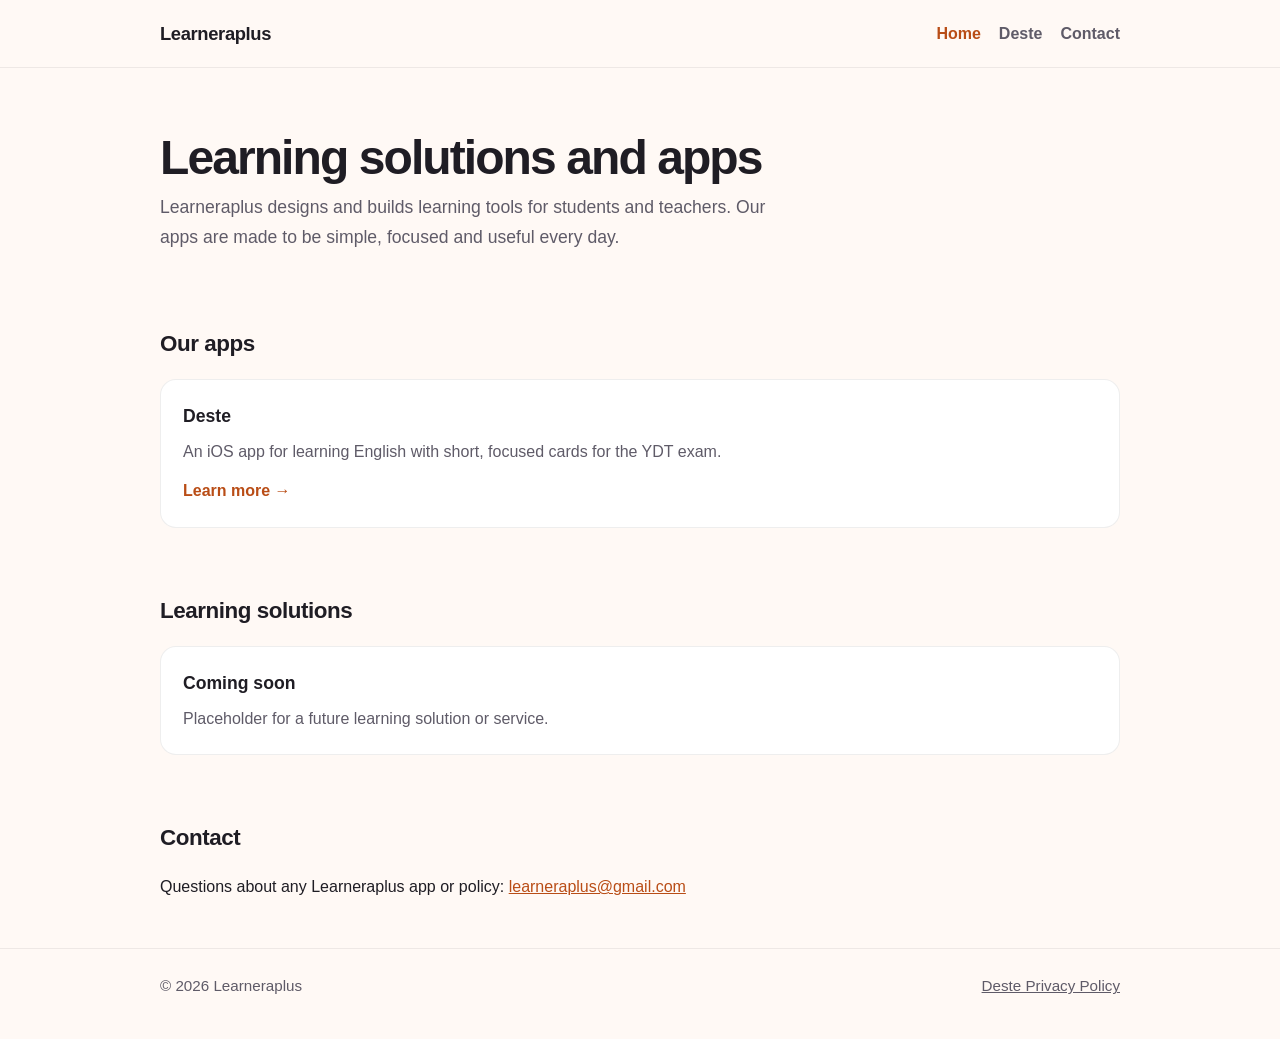
<file: index.html>
<!doctype html>
<html lang="en">
<head>
  <meta charset="utf-8">
  <meta name="viewport" content="width=device-width, initial-scale=1">
  <title>Learneraplus · Learning solutions and apps</title>
  <meta name="description" content="Learneraplus builds learning solutions and apps.">
  <link rel="stylesheet" href="styles.css">
</head>
<body>

<header class="site-header">
  <div class="wrap">
    <a class="brand" href="index.html">Learneraplus</a>
    <nav class="nav" aria-label="Main">
      <a href="index.html" aria-current="page">Home</a>
      <a href="deste/index.html">Deste</a>
      <a href="#contact">Contact</a>
    </nav>
  </div>
</header>

<main>
  <section class="hero">
    <div class="wrap">
      <h1>Learning solutions and apps</h1>
      <p>Learneraplus designs and builds learning tools for students and teachers. Our apps are made to be simple, focused and useful every day.</p>
    </div>
  </section>

  <section class="block" aria-labelledby="products">
    <div class="wrap">
      <h2 id="products">Our apps</h2>
      <div class="cards">
        <article class="card">
          <h3>Deste</h3>
          <p>An iOS app for learning English with short, focused cards for the YDT exam.</p>
          <a class="more" href="deste/index.html">Learn more →</a>
        </article>
      </div>
    </div>
  </section>

  <section class="block" aria-labelledby="solutions">
    <div class="wrap">
      <h2 id="solutions">Learning solutions</h2>
      <div class="cards">
        <article class="card">
          <h3>Coming soon</h3>
          <p>Placeholder for a future learning solution or service.</p>
        </article>
      </div>
    </div>
  </section>

  <section class="block" id="contact" aria-labelledby="contact-title">
    <div class="wrap">
      <h2 id="contact-title">Contact</h2>
      <p>Questions about any Learneraplus app or policy: <a href="mailto:learneraplus@gmail.com">learneraplus@gmail.com</a></p>
    </div>
  </section>
</main>

<footer class="site-footer">
  <div class="wrap">
    <span>© 2026 Learneraplus</span>
    <nav aria-label="Legal">
      <a href="deste/privacy-policy.html">Deste Privacy Policy</a>
    </nav>
  </div>
</footer>

</body>
</html>
</file>
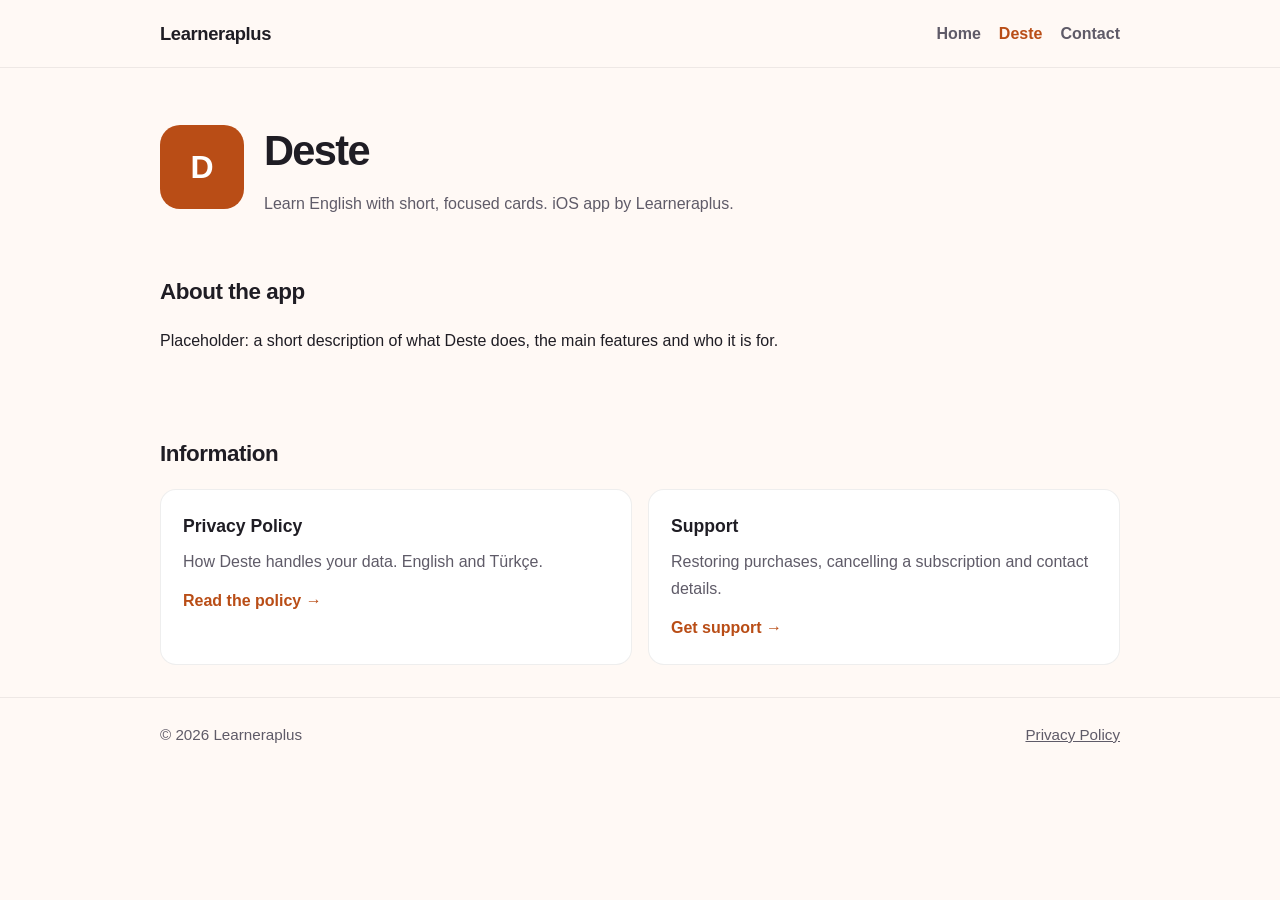
<file: deste/index.html>
<!doctype html>
<html lang="en">
<head>
  <meta charset="utf-8">
  <meta name="viewport" content="width=device-width, initial-scale=1">
  <title>Deste · Learneraplus</title>
  <meta name="description" content="Deste is an iOS app by Learneraplus for learning English with short, focused cards.">
  <link rel="stylesheet" href="../styles.css">
</head>
<body>

<header class="site-header">
  <div class="wrap">
    <a class="brand" href="../index.html">Learneraplus</a>
    <nav class="nav" aria-label="Main">
      <a href="../index.html">Home</a>
      <a href="index.html" aria-current="page">Deste</a>
      <a href="../index.html#contact">Contact</a>
    </nav>
  </div>
</header>

<main>
  <div class="wrap app-head">
    <div class="app-icon" aria-hidden="true">D</div>
    <div>
      <h1>Deste</h1>
      <p>Learn English with short, focused cards. iOS app by Learneraplus.</p>
    </div>
  </div>

  <section class="block" aria-labelledby="about">
    <div class="wrap">
      <h2 id="about">About the app</h2>
      <p>Placeholder: a short description of what Deste does, the main features and who it is for.</p>
    </div>
  </section>

  <section class="block" aria-labelledby="links">
    <div class="wrap">
      <h2 id="links">Information</h2>
      <div class="cards">
        <article class="card">
          <h3>Privacy Policy</h3>
          <p>How Deste handles your data. English and Türkçe.</p>
          <a class="more" href="privacy-policy.html">Read the policy →</a>
        </article>
        <article class="card">
          <h3>Support</h3>
          <p>Restoring purchases, cancelling a subscription and contact details.</p>
          <a class="more" href="support.html">Get support →</a>
        </article>
      </div>
    </div>
  </section>
</main>

<footer class="site-footer">
  <div class="wrap">
    <span>© 2026 Learneraplus</span>
    <nav aria-label="Legal">
      <a href="privacy-policy.html">Privacy Policy</a>
    </nav>
  </div>
</footer>

</body>
</html>
</file>
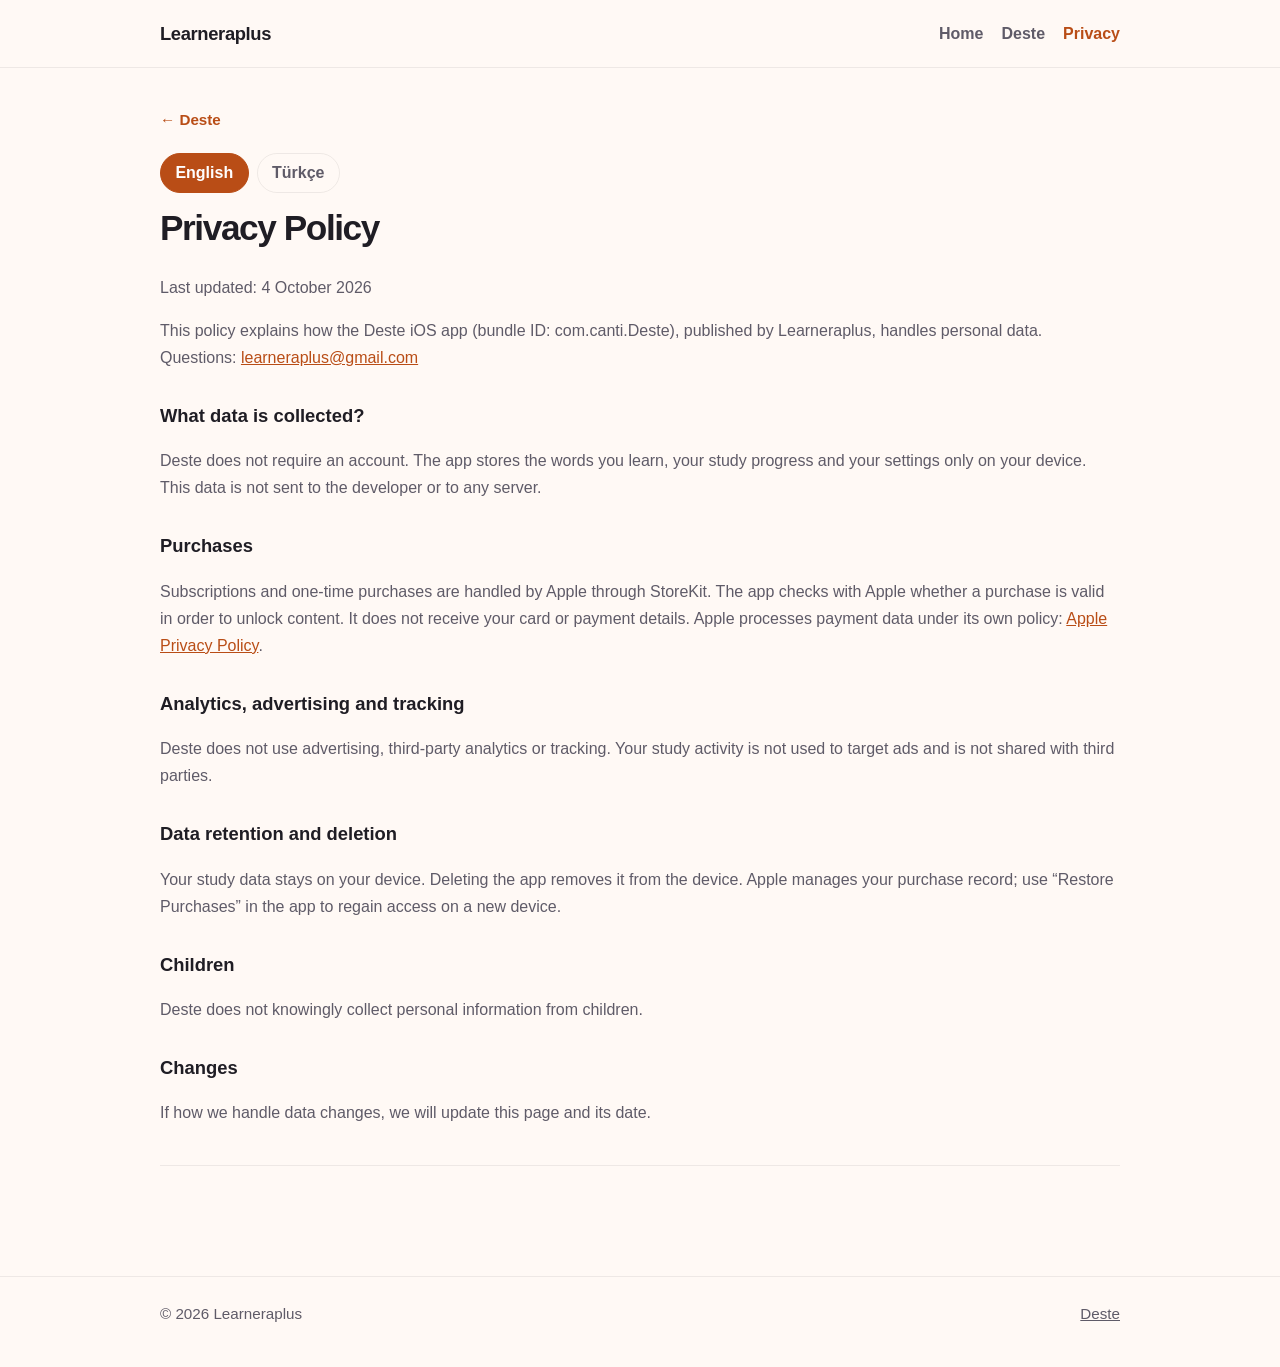
<file: privacy-policy.html>
<!doctype html>
<html lang="en">
<head>
  <meta charset="utf-8">
  <meta name="viewport" content="width=device-width, initial-scale=1">
  <title>Privacy Policy · Deste</title>
  <meta http-equiv="refresh" content="0; url=deste/privacy-policy.html">
  <link rel="canonical" href="deste/privacy-policy.html">
  <link rel="stylesheet" href="styles.css">
</head>
<body>
<main class="wrap doc">
  <p>This page has moved to <a href="deste/privacy-policy.html">Deste Privacy Policy</a>.</p>
</main>
</body>
</html>
</file>
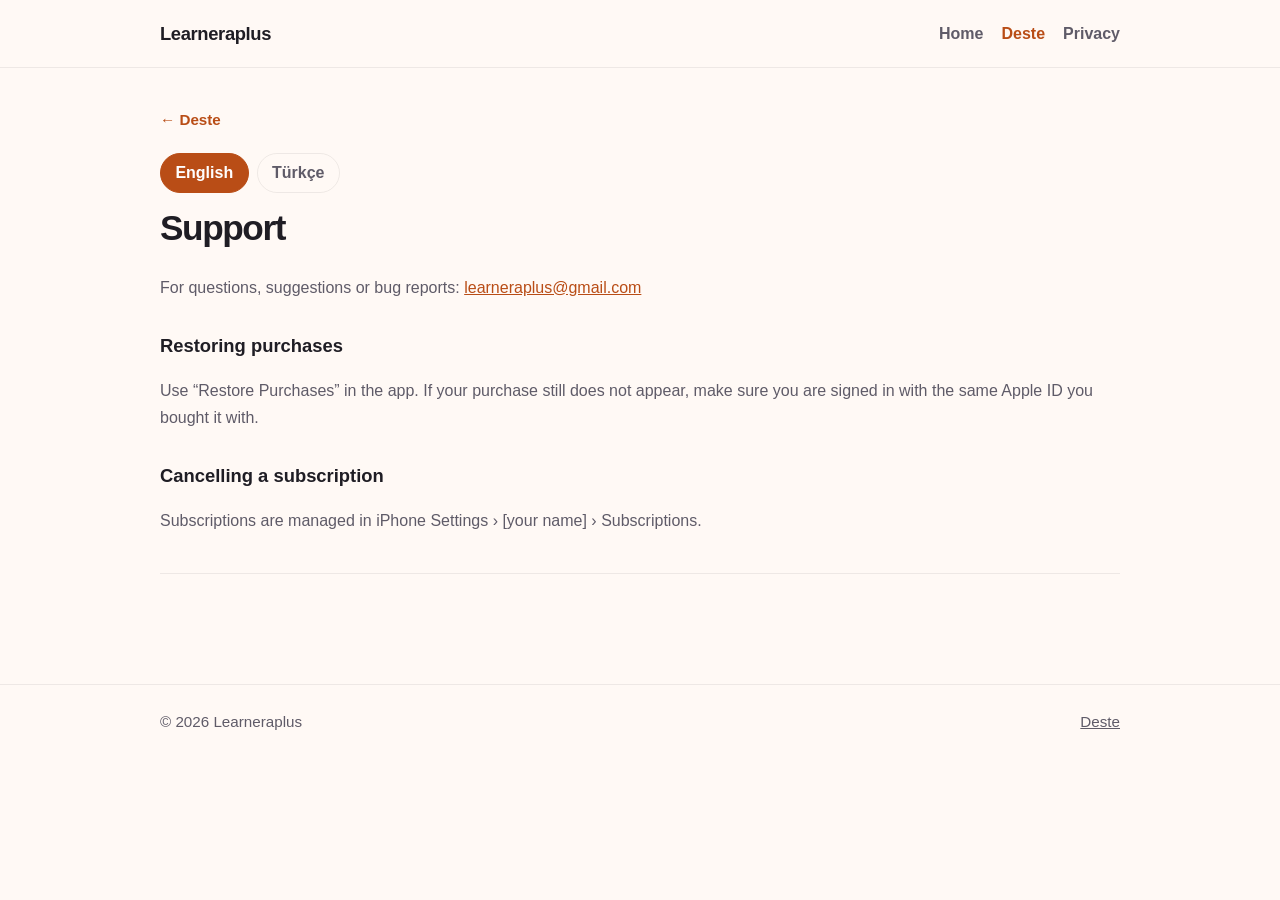
<file: support.html>
<!doctype html>
<html lang="en">
<head>
  <meta charset="utf-8">
  <meta name="viewport" content="width=device-width, initial-scale=1">
  <title>Support · Deste</title>
  <meta http-equiv="refresh" content="0; url=deste/support.html">
  <link rel="canonical" href="deste/support.html">
  <link rel="stylesheet" href="styles.css">
</head>
<body>
<main class="wrap doc">
  <p>This page has moved to <a href="deste/support.html">Deste Support</a>.</p>
</main>
</body>
</html>
</file>
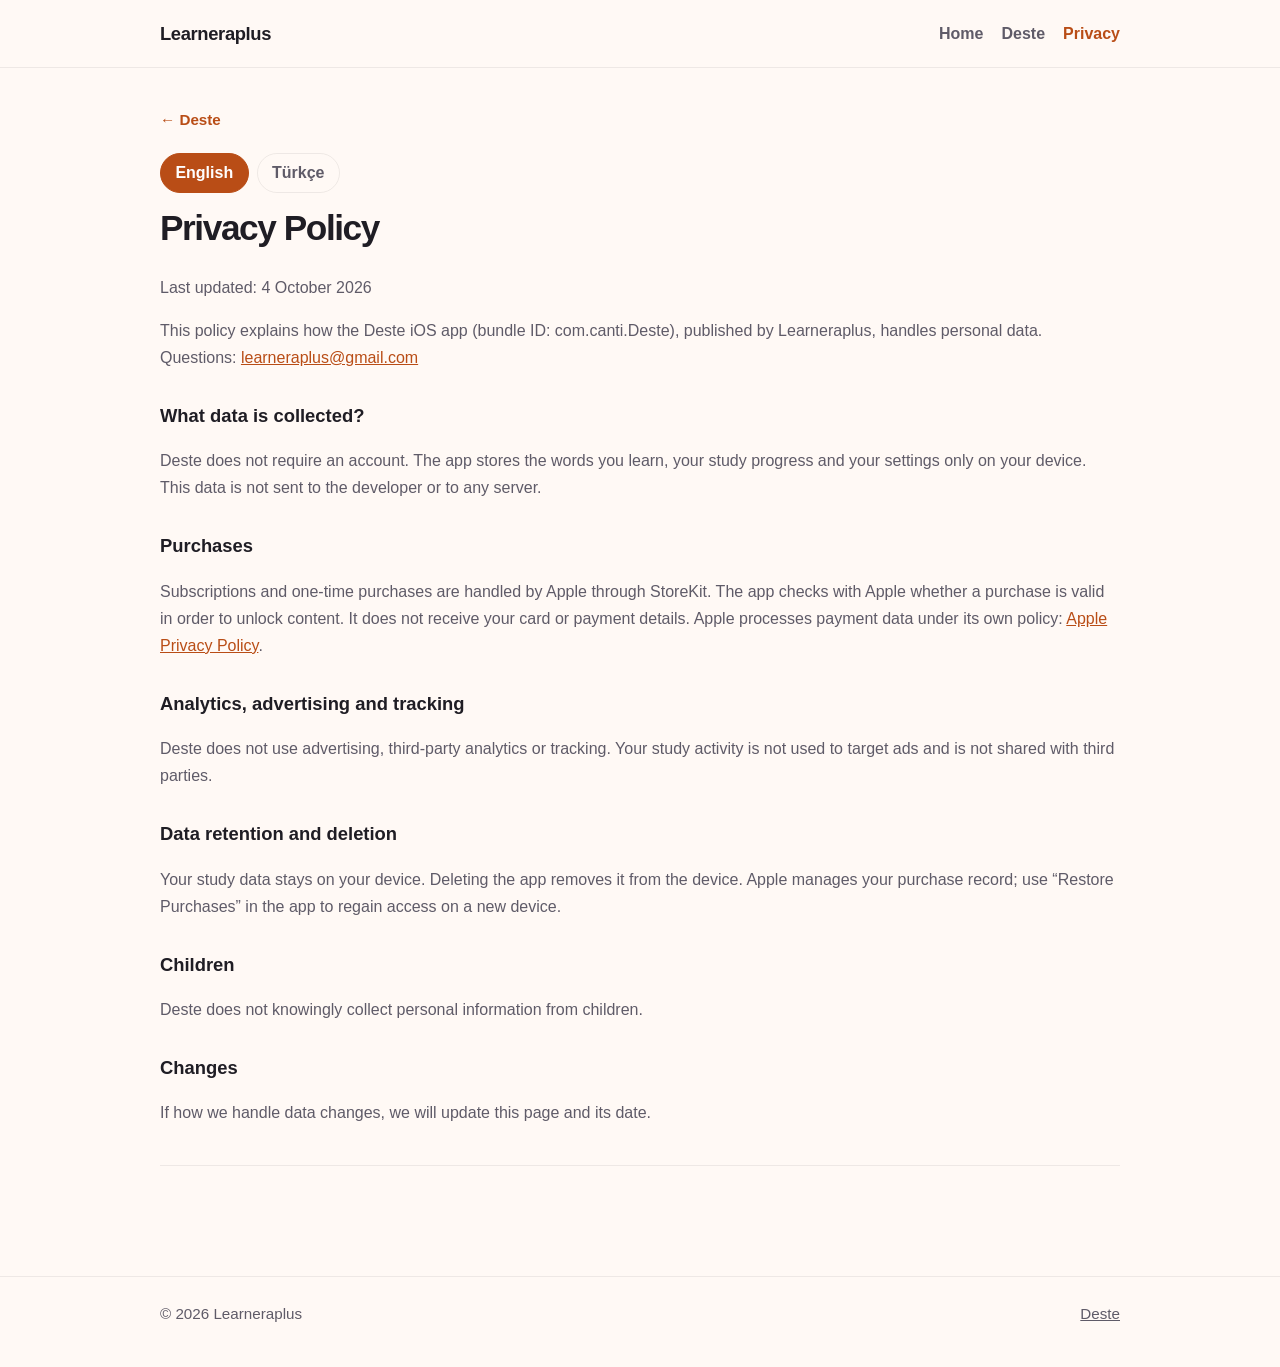
<file: deste/privacy-policy.html>
<!doctype html>
<html lang="en">
<head>
  <meta charset="utf-8">
  <meta name="viewport" content="width=device-width, initial-scale=1">
  <title>Privacy Policy · Gizlilik Politikası · Deste</title>
  <meta name="description" content="Privacy Policy for the Deste iOS app by Learneraplus. Gizlilik Politikası.">
  <link rel="stylesheet" href="../styles.css">
</head>
<body>

<header class="site-header">
  <div class="wrap">
    <a class="brand" href="../index.html">Learneraplus</a>
    <nav class="nav" aria-label="Main">
      <a href="../index.html">Home</a>
      <a href="index.html">Deste</a>
      <a href="privacy-policy.html" aria-current="page">Privacy</a>
    </nav>
  </div>
</header>

<main class="wrap doc">
  <p class="crumbs"><a href="index.html">← Deste</a></p>

  <div class="lang-switch" role="group" aria-label="Language">
    <button type="button" data-l="en" aria-pressed="true">English</button>
    <button type="button" data-l="tr" aria-pressed="false">Türkçe</button>
  </div>

  <div id="en" class="lang-block on">
    <h1>Privacy Policy</h1>
    <p>Last updated: 4 October 2026</p>
    <p>This policy explains how the Deste iOS app (bundle ID: com.canti.Deste), published by Learneraplus, handles personal data. Questions: <a href="mailto:learneraplus@gmail.com">learneraplus@gmail.com</a></p>

    <h2>What data is collected?</h2>
    <p>Deste does not require an account. The app stores the words you learn, your study progress and your settings only on your device. This data is not sent to the developer or to any server.</p>

    <h2>Purchases</h2>
    <p>Subscriptions and one-time purchases are handled by Apple through StoreKit. The app checks with Apple whether a purchase is valid in order to unlock content. It does not receive your card or payment details. Apple processes payment data under its own policy: <a href="https://www.apple.com/legal/privacy/">Apple Privacy Policy</a>.</p>

    <h2>Analytics, advertising and tracking</h2>
    <p>Deste does not use advertising, third-party analytics or tracking. Your study activity is not used to target ads and is not shared with third parties.</p>

    <h2>Data retention and deletion</h2>
    <p>Your study data stays on your device. Deleting the app removes it from the device. Apple manages your purchase record; use “Restore Purchases” in the app to regain access on a new device.</p>

    <h2>Children</h2>
    <p>Deste does not knowingly collect personal information from children.</p>

    <h2>Changes</h2>
    <p>If how we handle data changes, we will update this page and its date.</p>
  </div>

  <hr>

  <div id="tr" class="lang-block">
    <h1>Gizlilik Politikası</h1>
    <p>Son güncelleme: 4 Ekim 2026</p>
    <p>Bu politika, Learneraplus tarafından yayımlanan Deste iOS uygulamasının (paket kimliği: com.canti.Deste) kişisel verileri nasıl ele aldığını açıklar. Sorularınız için: <a href="mailto:learneraplus@gmail.com">learneraplus@gmail.com</a></p>

    <h2>Hangi veriler toplanır?</h2>
    <p>Deste hesap oluşturmanızı istemez. Uygulama, öğrendiğiniz kelimeleri, çalışma ilerlemenizi ve ayarlarınızı yalnızca cihazınızda saklar. Bu veriler geliştiriciye veya başka bir sunucuya gönderilmez.</p>

    <h2>Satın almalar</h2>
    <p>Abonelik ve tek seferlik satın alımlar Apple’ın StoreKit hizmeti üzerinden yürütülür. Uygulama, satın alımın geçerli olup olmadığını Apple’dan öğrenerek erişimi açar. Kart veya ödeme bilgilerinize uygulama erişmez. Ödeme verileri Apple tarafından kendi gizlilik koşullarına göre işlenir: <a href="https://www.apple.com/legal/privacy/">Apple Gizlilik Politikası</a>.</p>

    <h2>Analiz, reklam ve izleme</h2>
    <p>Deste; reklam, üçüncü taraf analiz veya izleme hizmeti kullanmaz. Öğrenme etkinliğiniz reklam hedeflemek için kullanılmaz ve üçüncü taraflarla paylaşılmaz.</p>

    <h2>Veri saklama ve silme</h2>
    <p>Çalışma verileriniz cihazınızda tutulur. Uygulamayı silmek bu verileri cihazınızdan kaldırır. Satın alım kaydınızı Apple yönetir; uygulamadaki “Satın Alımları Geri Yükle” seçeneğiyle yeniden erişebilirsiniz.</p>

    <h2>Çocuklar</h2>
    <p>Deste çocuklardan bilerek kişisel bilgi toplamaz.</p>

    <h2>Değişiklikler</h2>
    <p>Veri işleme biçimi değişirse bu sayfayı günceller ve tarihini yenileriz.</p>
  </div>
</main>

<footer class="site-footer">
  <div class="wrap">
    <span>© 2026 Learneraplus</span>
    <nav aria-label="Legal">
      <a href="index.html">Deste</a>
    </nav>
  </div>
</footer>

<script>
(function () {
  document.documentElement.classList.add('js');
  var buttons = document.querySelectorAll('.lang-switch button');
  function show(lang) {
    ['en', 'tr'].forEach(function (k) {
      document.getElementById(k).classList.toggle('on', k === lang);
    });
    buttons.forEach(function (b) {
      b.setAttribute('aria-pressed', String(b.dataset.l === lang));
    });
    document.documentElement.lang = lang;
    try { history.replaceState(null, '', '#' + lang); } catch (e) {}
  }
  buttons.forEach(function (b) {
    b.addEventListener('click', function () { show(b.dataset.l); });
  });
  var hash = location.hash.slice(1);
  var lang = (hash === 'tr' || hash === 'en')
    ? hash
    : ((navigator.language || '').toLowerCase().indexOf('tr') === 0 ? 'tr' : 'en');
  show(lang);
})();
</script>

</body>
</html>
</file>
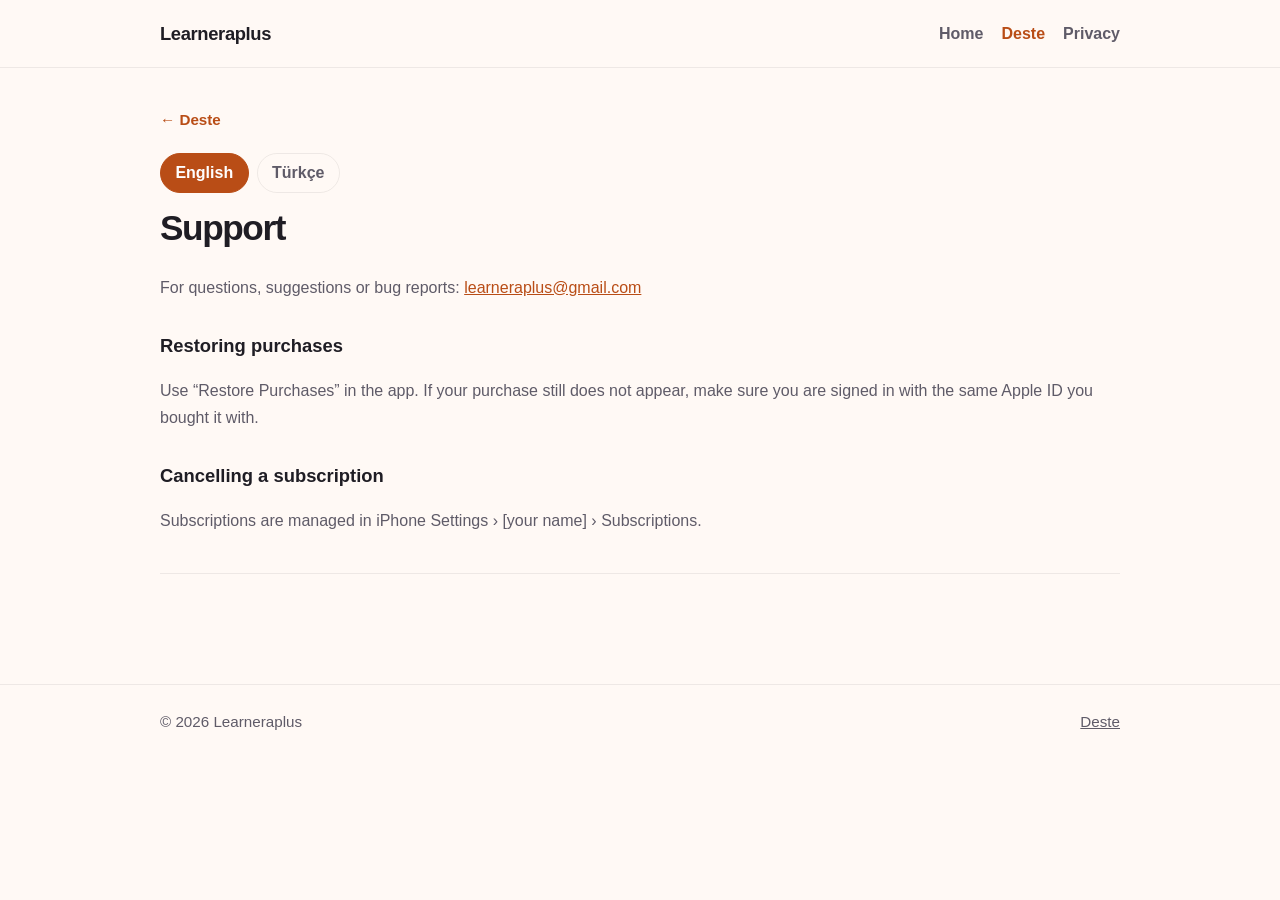
<file: deste/support.html>
<!doctype html>
<html lang="en">
<head>
  <meta charset="utf-8">
  <meta name="viewport" content="width=device-width, initial-scale=1">
  <title>Support · Destek · Deste</title>
  <meta name="description" content="Support for the Deste iOS app by Learneraplus. Destek.">
  <link rel="stylesheet" href="../styles.css">
</head>
<body>

<header class="site-header">
  <div class="wrap">
    <a class="brand" href="../index.html">Learneraplus</a>
    <nav class="nav" aria-label="Main">
      <a href="../index.html">Home</a>
      <a href="index.html" aria-current="page">Deste</a>
      <a href="privacy-policy.html">Privacy</a>
    </nav>
  </div>
</header>

<main class="wrap doc">
  <p class="crumbs"><a href="index.html">← Deste</a></p>

  <div class="lang-switch" role="group" aria-label="Language">
    <button type="button" data-l="en" aria-pressed="true">English</button>
    <button type="button" data-l="tr" aria-pressed="false">Türkçe</button>
  </div>

  <div id="en" class="lang-block on">
    <h1>Support</h1>
    <p>For questions, suggestions or bug reports: <a href="mailto:learneraplus@gmail.com">learneraplus@gmail.com</a></p>

    <h2>Restoring purchases</h2>
    <p>Use “Restore Purchases” in the app. If your purchase still does not appear, make sure you are signed in with the same Apple ID you bought it with.</p>

    <h2>Cancelling a subscription</h2>
    <p>Subscriptions are managed in iPhone Settings › [your name] › Subscriptions.</p>
  </div>

  <hr>

  <div id="tr" class="lang-block">
    <h1>Destek</h1>
    <p>Deste hakkında soru, öneri veya sorun bildirimi için: <a href="mailto:learneraplus@gmail.com">learneraplus@gmail.com</a></p>

    <h2>Satın alımı geri yükleme</h2>
    <p>Uygulamanın ayarlar veya satın alma ekranındaki “Satın Alımları Geri Yükle” seçeneğini kullanın. Satın alımınız yine görünmüyorsa, Apple Kimliğinizle aynı hesabı kullandığınızdan emin olun.</p>

    <h2>Abonelik iptali</h2>
    <p>Abonelikler iPhone’unuzdaki Ayarlar › [Adınız] › Abonelikler bölümünden yönetilir ve iptal edilir.</p>
  </div>
</main>

<footer class="site-footer">
  <div class="wrap">
    <span>© 2026 Learneraplus</span>
    <nav aria-label="Legal">
      <a href="index.html">Deste</a>
    </nav>
  </div>
</footer>

<script>
(function () {
  document.documentElement.classList.add('js');
  var buttons = document.querySelectorAll('.lang-switch button');
  function show(lang) {
    ['en', 'tr'].forEach(function (k) {
      document.getElementById(k).classList.toggle('on', k === lang);
    });
    buttons.forEach(function (b) {
      b.setAttribute('aria-pressed', String(b.dataset.l === lang));
    });
    document.documentElement.lang = lang;
    try { history.replaceState(null, '', '#' + lang); } catch (e) {}
  }
  buttons.forEach(function (b) {
    b.addEventListener('click', function () { show(b.dataset.l); });
  });
  var hash = location.hash.slice(1);
  var lang = (hash === 'tr' || hash === 'en')
    ? hash
    : ((navigator.language || '').toLowerCase().indexOf('tr') === 0 ? 'tr' : 'en');
  show(lang);
})();
</script>

</body>
</html>
</file>
<file: styles.css>
:root {
  color-scheme: light;
  --ink: #1f1d24;
  --muted: #5f5b68;
  --accent: #b94d16;
  --accent-ink: #ffffff;
  --surface: #fff9f5;
  --card: #ffffff;
  --line: #0001;
}

@media (prefers-color-scheme: dark) {
  :root:not([data-theme="light"]) {
    color-scheme: dark;
    --ink: #f2eef5;
    --muted: #b9b3c2;
    --accent: #ffb08a;
    --accent-ink: #17151b;
    --surface: #17151b;
    --card: #211e27;
    --line: #fff2;
  }
}

:root[data-theme="dark"] {
  color-scheme: dark;
  --ink: #f2eef5;
  --muted: #b9b3c2;
  --accent: #ffb08a;
  --accent-ink: #17151b;
  --surface: #17151b;
  --card: #211e27;
  --line: #fff2;
}

* { box-sizing: border-box; }

body {
  margin: 0;
  font: 16px/1.7 -apple-system, BlinkMacSystemFont, "Segoe UI", sans-serif;
  color: var(--ink);
  background: var(--surface);
}

a { color: var(--accent); overflow-wrap: anywhere; }

.wrap {
  width: min(960px, calc(100% - 32px));
  margin: 0 auto;
}

/* Header and navigation */
.site-header {
  border-bottom: 1px solid var(--line);
}
.site-header .wrap {
  display: flex;
  align-items: center;
  justify-content: space-between;
  gap: 16px;
  padding: 18px 0;
  flex-wrap: wrap;
}
.brand {
  font-weight: 800;
  font-size: 1.15rem;
  letter-spacing: -.02em;
  color: var(--ink);
  text-decoration: none;
}
.nav {
  display: flex;
  gap: 18px;
  flex-wrap: wrap;
}
.nav a {
  color: var(--muted);
  text-decoration: none;
  font-weight: 600;
}
.nav a[aria-current="page"],
.nav a:hover { color: var(--accent); }

/* Page sections */
.hero {
  padding: 64px 0 40px;
}
.hero h1 {
  font-size: clamp(2rem, 5vw, 3rem);
  line-height: 1.1;
  letter-spacing: -.04em;
  margin: 0 0 .5rem;
}
.hero p {
  color: var(--muted);
  font-size: 1.1rem;
  max-width: 620px;
  margin: 0;
}

section.block {
  padding: 32px 0;
}
section.block h2 {
  font-size: 1.4rem;
  letter-spacing: -.02em;
  margin: 0 0 1rem;
}

.cards {
  display: grid;
  gap: 16px;
  grid-template-columns: repeat(auto-fit, minmax(240px, 1fr));
}
.card {
  background: var(--card);
  border: 1px solid var(--line);
  border-radius: 16px;
  padding: 22px;
}
.card h3 {
  margin: 0 0 .4rem;
  font-size: 1.1rem;
}
.card p {
  margin: 0;
  color: var(--muted);
}
.card a.more {
  display: inline-block;
  margin-top: 12px;
  font-weight: 700;
  text-decoration: none;
}

/* Deste app page */
.app-head {
  display: flex;
  gap: 20px;
  align-items: center;
  padding: 48px 0 24px;
  flex-wrap: wrap;
}
.app-icon {
  width: 84px;
  height: 84px;
  border-radius: 20px;
  background: var(--accent);
  color: var(--accent-ink);
  display: grid;
  place-items: center;
  font-weight: 800;
  font-size: 2rem;
}
.app-head h1 {
  margin: 0;
  font-size: clamp(1.8rem, 4.5vw, 2.6rem);
  letter-spacing: -.04em;
}
.app-head p {
  margin: .2rem 0 0;
  color: var(--muted);
}

.doc {
  padding: 24px 0 72px;
}
.doc h1 {
  font-size: 2.2rem;
  letter-spacing: -.04em;
  margin: .3rem 0 .2rem;
}
.doc h2 {
  font-size: 1.15rem;
  margin: 1.8rem 0 .3rem;
}
.doc p, .doc li {
  color: var(--muted);
}
.doc hr {
  border: 0;
  border-top: 1px solid var(--line);
  margin: 2.4rem 0;
}
.crumbs {
  font-size: .95rem;
}
.crumbs a {
  color: var(--accent);
  font-weight: 700;
  text-decoration: none;
}

/* Language switch used on bilingual pages */
.lang-switch {
  display: flex;
  gap: 8px;
  margin: 1.2rem 0 0;
}
.lang-switch button {
  font: inherit;
  font-weight: 700;
  padding: .35rem .9rem;
  border-radius: 999px;
  border: 1px solid var(--line);
  background: transparent;
  color: var(--muted);
  cursor: pointer;
}
.lang-switch button[aria-pressed="true"] {
  background: var(--accent);
  color: var(--accent-ink);
  border-color: var(--accent);
}
.js .lang-block { display: none; }
.js .lang-block.on { display: block; }

/* Footer */
.site-footer {
  border-top: 1px solid var(--line);
  padding: 24px 0 40px;
  color: var(--muted);
  font-size: .95rem;
}
.site-footer .wrap {
  display: flex;
  justify-content: space-between;
  gap: 12px;
  flex-wrap: wrap;
}
.site-footer a {
  color: var(--muted);
}
</file>
